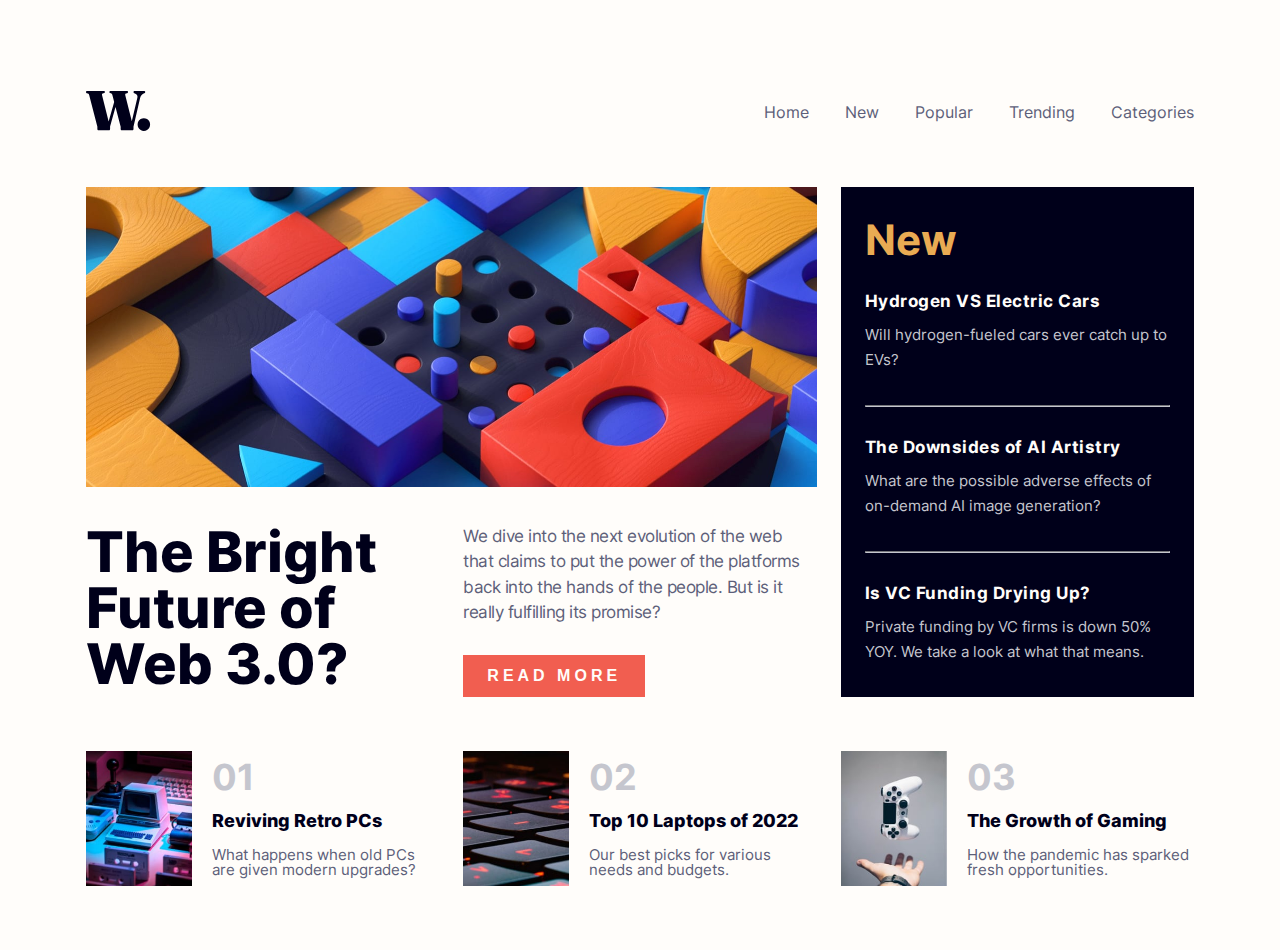
<file: index.html>
<!DOCTYPE html>
<html lang="en">
  <head>
    <meta charset="UTF-8" />
    <meta name="viewport" content="width=device-width, initial-scale=1.0" />
    <link
      rel="icon"
      type="image/png"
      sizes="32x32"
      href="./assets/images/favicon-32x32.png"
    />
    <link rel="stylesheet" href="styles.css" />
    <title>Frontend Mentor | News homepage</title>
  </head>
  <body>
    <header class="header">
      <div class="container">
        <nav class="nav-main padding-sides">
          <a href="#">
            <img
              src="assets/images/logo.svg"
              alt="Webpage's logo"
              class="nav-logo"
            />
          </a>
          <ul class="nav-list">
            <li class="nav-item"><a href="#" class="nav-link">Home</a></li>
            <li class="nav-item"><a href="#" class="nav-link">New</a></li>
            <li class="nav-item"><a href="#" class="nav-link">Popular</a></li>
            <li class="nav-item"><a href="#" class="nav-link">Trending</a></li>
            <li class="nav-item">
              <a href="#" class="nav-link">Categories</a>
            </li>
          </ul>
        </nav>
      </div>
    </header>
    <main>
      <section class="hero-section">
        <div class="container">
          <div class="grid grid--3-col grid-gap-small padding-sides">
            <img
              src="assets/images/image-web-3-desktop.jpg"
              alt="Colorful shapes set like puzzle"
              class="hero-img"
            />
            <aside class="hero-aside">
              <h2 class="heading-secondary">New</h2>
              <ul class="aside-article-box">
                <li class="article">
                  <a class="article-title" href="#">
                    Hydrogen VS Electric Cars
                  </a>
                  <p class="article-text">
                    Will hydrogen-fueled cars ever catch up to EVs?
                  </p>
                </li>
                <hr />
                <li class="article">
                  <a class="article-title" href="#">
                    The Downsides of AI Artistry
                  </a>
                  <p class="article-text">
                    What are the possible adverse effects of on-demand AI image
                    generation?
                  </p>
                </li>
                <hr />
                <li class="article">
                  <a class="article-title" href="#">
                    Is VC Funding Drying Up?
                  </a>
                  <p class="article-text">
                    Private funding by VC firms is down 50% YOY. We take a look
                    at what that means.
                  </p>
                </li>
              </ul>
            </aside>
            <h1 class="heading-primary">The Bright Future of Web 3.0?</h1>
            <div class="hero-content-box">
              <p class="hero-text">
                We dive into the next evolution of the web that claims to put
                the power of the platforms back into the hands of the people.
                But is it really fulfilling its promise?
              </p>
              <button class="btn">Read more</button>
            </div>
          </div>
        </div>
      </section>
      <section class="top-article">
        <div class="container">
          <div class="grid grid--3-col grid-gap-small padding-sides">
            <figure class="article-card">
              <img
                src="assets/images/image-retro-pcs.jpg"
                alt=""
                class="article-img"
              />
              <div class="card-text">
                <span>01</span>
                <h3 class="heading-tertiary">Reviving Retro PCs</h3>
                <p class="card-text--short">
                  What happens when old PCs are given modern upgrades?
                </p>
              </div>
            </figure>
            <figure class="article-card">
              <img
                src="assets/images/image-top-laptops.jpg"
                alt=""
                class="article-img"
              />
              <div class="card-text">
                <span>02</span>
                <h3 class="heading-tertiary">Top 10 Laptops of 2022</h3>
                <p class="card-text--short">
                  Our best picks for various needs and budgets.
                </p>
              </div>
            </figure>
            <figure class="article-card">
              <img
                src="assets/images/image-gaming-growth.jpg"
                alt=""
                class="article-img"
              />
              <div class="card-text">
                <span>03</span>
                <h3 class="heading-tertiary">The Growth of Gaming</h3>
                <p class="card-text--short">
                  How the pandemic has sparked fresh opportunities.
                </p>
              </div>
            </figure>
          </div>
        </div>
      </section>
    </main>
  </body>
</html>
</file>
<file: styles.css>
@font-face {
  font-family: 'Inter';
  src: url('./assets/fonts/static/Inter-Regular.ttf') format('truetype');
  font-weight: 400;
}

@font-face {
  font-family: 'Inter';
  src: url('./assets/fonts/static/Inter-Bold.ttf') format('truetype');
  font-weight: 700;
}

@font-face {
  font-family: 'Inter';
  src: url('./assets/fonts/static/Inter-ExtraBold.ttf') format('truetype');
  font-weight: 800;
}

:root {
  --primary-soft-orange: hsl(35, 77%, 62%);
  --primary-soft-red: hsl(5, 85%, 63%);
  --neutral-off-white: hsl(36, 100%, 99%);
  --neutral-grayish-blue: hsl(233, 8%, 79%);
  --neutral-dark-grayish-blue: hsl(236, 13%, 42%);
  --neutral-very-dark-blue:hsl(240, 100%, 5%);
}

* {
  margin: 0;
  padding: 0;
  box-sizing: border-box;
}

html {
  font-size: 62.5%;
}

body {
  font-family: 'Inter', sans-serif;
  line-height: 1;
  background-color: var(--neutral-off-white);
  color: var(--neutral-dark-grayish-blue);
}

.container {
  margin: 0 auto;
  max-width: 114rem;
}

.padding-sides {
  padding-left: 1.6rem;
  padding-right: 1.6rem;
}

.grid {
  display: grid;
}

.grid-gap-small {
  column-gap: 2.4rem;
  row-gap: 3.2rem;
}

.grid--3-col {
  grid-template-columns: repeat(3, 1fr);
}

.grid--2-col {
  grid-template-columns: repeat(2, 1fr);
}


/* HEADER */
.header {
}

.nav-main {
  display: flex;
  align-items: center;
  justify-content: space-between;
  padding-top: 9.12rem;
  padding-bottom: 3.84rem;
}

.nav-logo {
  width: 100%;
}

.nav-list {
  list-style: none;
  display: flex;
  flex-direction: row;
  align-items: center;
  gap: 3.6rem;
}

.nav-link:link, 
.nav-link:visited {
  display: inline-block;
  text-decoration: none;
  font-size: 1.6rem;
  font-weight: 400;
  color: inherit;
}

.nav-link:hover, 
.nav-link:active {
  cursor: pointer;
  color: var(--primary-soft-red);
}


/* HERO */

.hero-section {
  padding-top: 1.6rem;
  padding-bottom: 3.84rem;
}

.hero-img {
  width: 100%;
  grid-column: span 2;
}

.hero-aside {
  padding: 3.2rem 2.4rem;
  grid-row: span 2;
  background-color: var(--neutral-very-dark-blue);
}

.heading-secondary {
  font-size: 4.2rem;
  font-weight: 700;
  margin-bottom: 3.2rem;
  color: var(--primary-soft-orange);
}

.aside-article-box {
  list-style: none;
  display: flex;
  flex-direction: column;
  gap: 3.2rem;
}

.article {
  display: flex;
  flex-direction: column;
  gap: 1.2rem;
}

.article-title:link,
.article-title:visited {
  font-size: 1.7rem;
  font-weight: 700;
  letter-spacing: 0.5px;
  text-decoration: none;
  color: var(--neutral-off-white);
}

.article-title:hover,
.article-title:active {
  color: var(--primary-soft-orange);
}

.article-text {
  font-size: 1.5rem;
  color: var(--neutral-grayish-blue);
  line-height: 1.7;
}

hr {
  border-color: var(--neutral-grayish-blue);
}

.heading-primary {
  font-weight: 800;
  font-size: 5.6rem;
  line-height: 5.6rem;
  color: var(--neutral-very-dark-blue);
}

.hero-content-box {
  display: flex;
  flex-direction: column;
  align-items: flex-start;
}

.hero-text {
  font-size: 1.7rem;
  line-height: 1.5;
  letter-spacing: -0.5px;
  margin-bottom: auto;
}

.btn {
  margin-top: auto;
  border: none;
  /* align-self: flex-start; */
  padding: 1.2rem 2.4rem;
  font-size: 1.6rem;
  font-weight: 700;
  color: var(--neutral-off-white);
  background-color: var(--primary-soft-red);
  text-transform: uppercase;
  letter-spacing: 0.4rem;
  cursor: pointer;
}

.btn:hover,
.btn:active {
  background-color: var(--neutral-very-dark-blue);
}

/* Article section */
.top-article {
  padding-top: 1.6rem;
  margin-bottom: 6.4rem;
}

.article-card {
  display: flex;
  gap: 2rem;
}

.article-img {
  max-width: 30%;
  flex-basis: 20rem;
}

.card-text {
  display: flex;
  flex-direction: column;
  justify-content: space-around;
}

.card-text span {
  font-size: 3.6rem;
  font-weight: 700;
  color: var(--neutral-grayish-blue);
}

.heading-tertiary {
  font-size: 1.8rem;
  font-weight: 800;
  color: var(--neutral-very-dark-blue);
}

.card-text--short {
  font-size: 1.5rem;
}
</file>
